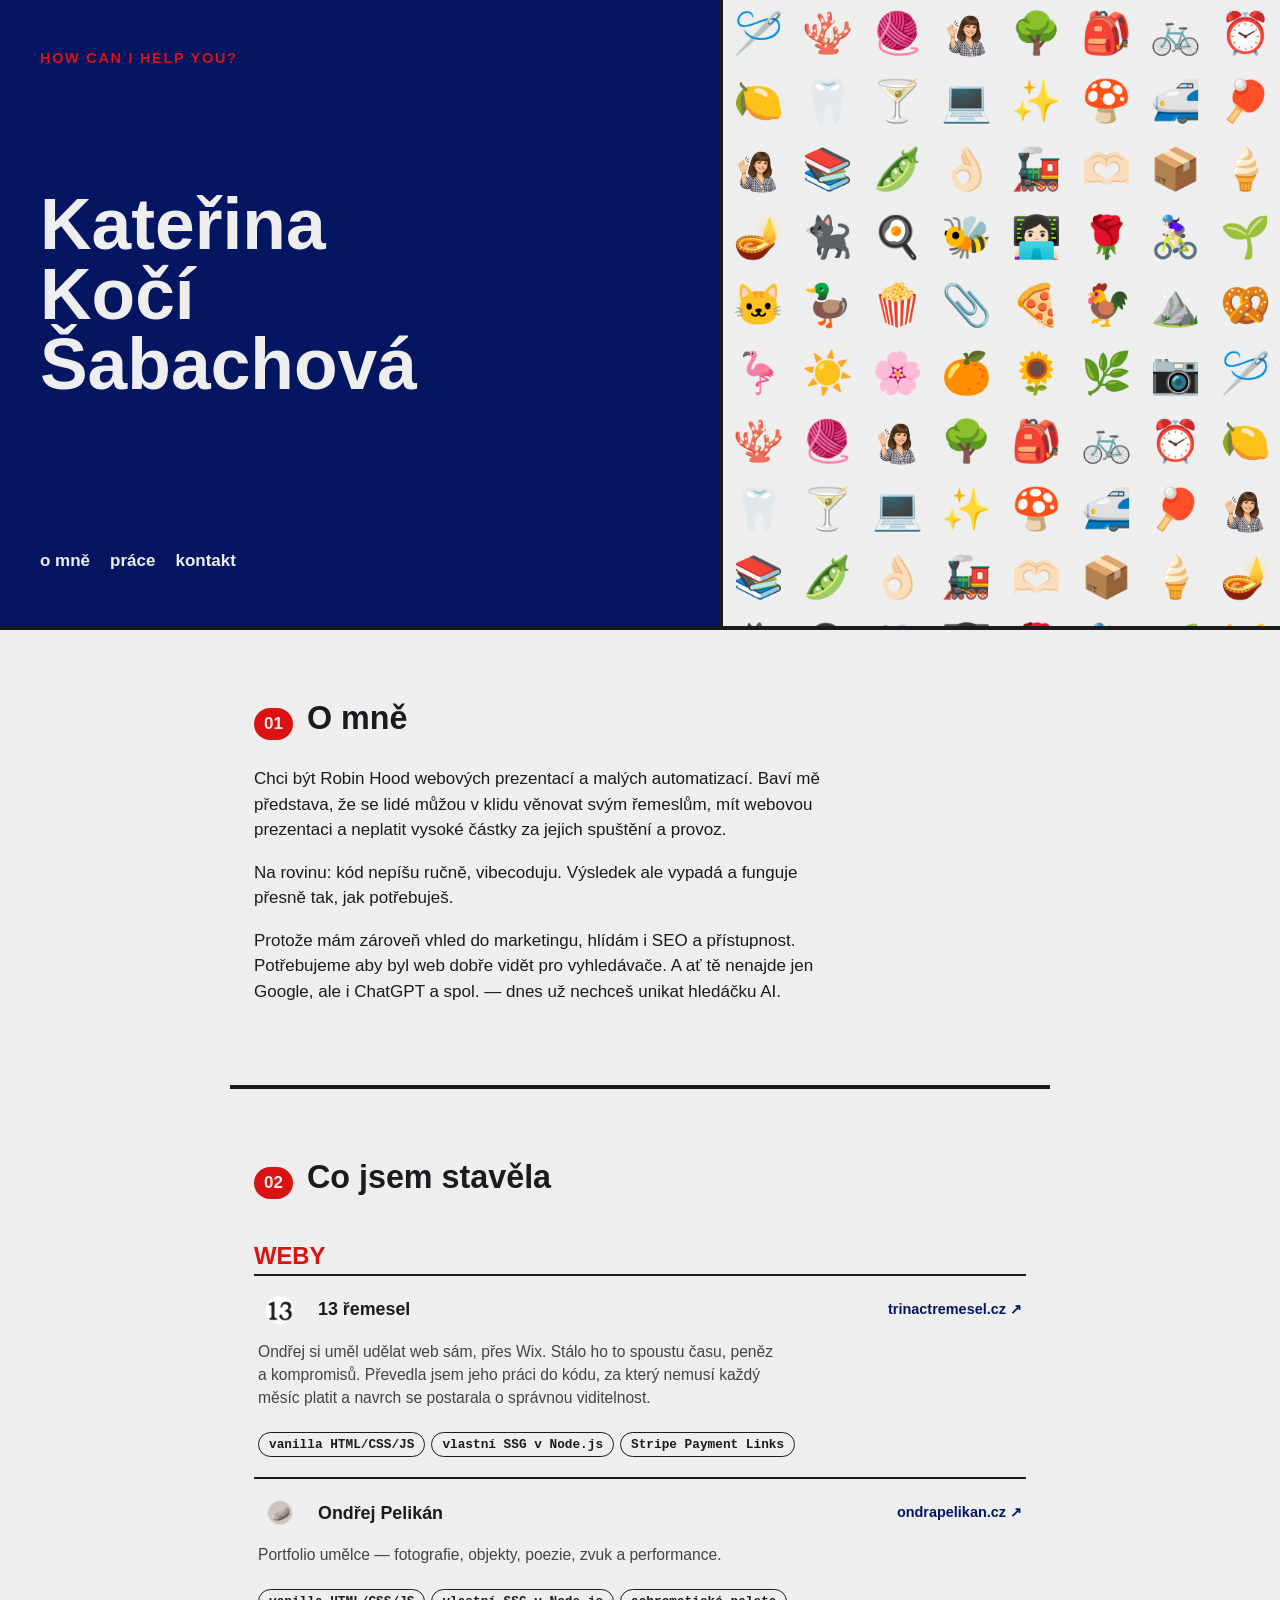
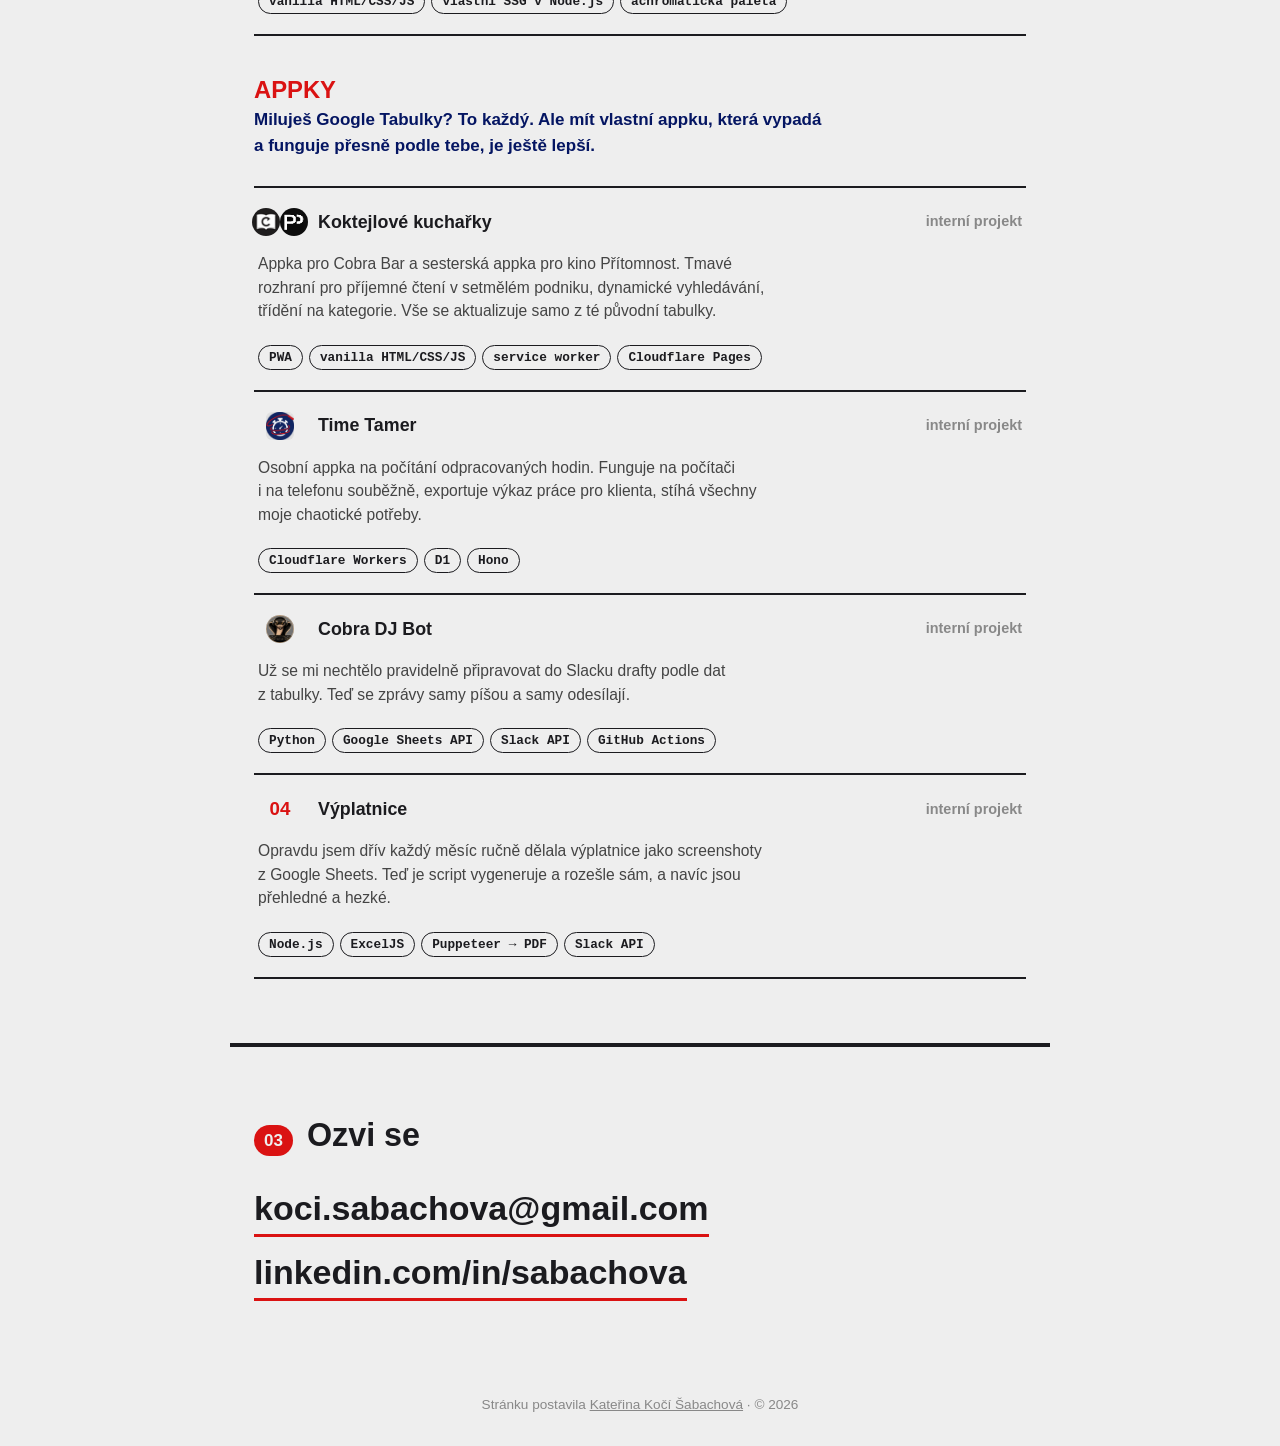
<file: index-alt.html>
<!doctype html>
<html lang="cs">
<head>
<meta charset="utf-8">
<meta name="viewport" content="width=device-width, initial-scale=1">
<title>Kateřina Kočí Šabachová — alternativní design</title>
<link rel="icon" href="kac_emoji.png" type="image/png">
<link rel="stylesheet" href="style-alt.css">
</head>
<body>

<header class="hero">
  <div class="hero-panel">
    <p class="eyebrow">HOW CAN I HELP YOU?</p>
    <h1>Kateřina<br>Kočí<br>Šabachová</h1>
    <nav class="navlinks">
      <a href="#o-mne">o mně</a>
      <a href="#prace">práce</a>
      <a href="#kontakt">kontakt</a>
    </nav>
  </div>
  <div class="hero-face">
    <div class="emoji-field" aria-hidden="true"></div>
  </div>
</header>

<main>
  <section id="o-mne" class="section">
    <h2><span class="num">01</span> O mně</h2>
    <div class="section-body">
      <p>
        Chci být Robin Hood webových prezentací a malých automatizací. Baví mě představa, že se lidé můžou v klidu věnovat svým řemeslům, mít webovou prezentaci a neplatit vysoké částky za jejich spuštění a provoz.
      </p>
      <p>
        Na rovinu: kód nepíšu ručně, vibecoduju. Výsledek ale vypadá
        a funguje přesně tak, jak potřebuješ.
      </p>
      <p>
        Protože mám zároveň vhled do marketingu, hlídám i SEO a přístupnost. Potřebujeme aby byl web dobře vidět pro vyhledávače. A ať tě nenajde jen Google, ale i ChatGPT a spol. — dnes už nechceš unikat hledáčku AI.
      </p>
    </div>
  </section>

  <section id="prace" class="section">
    <h2><span class="num">02</span> Co jsem stavěla</h2>
    <p class="rows-label">Weby</p>
    <div class="rows">
      <a class="row" href="https://trinactremesel.cz" target="_blank" rel="noopener">
        <span class="row-index"><img src="fav-13remesel.png" class="row-icon" alt="" width="28" height="28" style="border-radius:50%"></span>
        <span class="row-title">13 řemesel</span>
        <span class="row-desc">Ondřej si uměl udělat web sám, přes Wix. Stálo ho to spoustu času, peněz a kompromisů. Převedla jsem jeho práci do kódu, za který nemusí každý měsíc platit a navrch se postarala o správnou viditelnost.</span>
        <span class="row-tech"><span>vanilla HTML/CSS/JS</span><span>vlastní SSG v Node.js</span><span>Stripe Payment Links</span></span>
        <span class="row-link">trinactremesel.cz ↗</span>
      </a>
      <a class="row" href="https://ondrapelikan.cz" target="_blank" rel="noopener">
        <span class="row-index"><img src="fav-ondrapelikan.png" class="row-icon" alt="" width="34" height="34"></span>
        <span class="row-title">Ondřej Pelikán</span>
        <span class="row-desc">Portfolio umělce — fotografie, objekty, poezie, zvuk a performance.</span>
        <span class="row-tech"><span>vanilla HTML/CSS/JS</span><span>vlastní SSG v Node.js</span><span>achromatická paleta</span></span>
        <span class="row-link">ondrapelikan.cz ↗</span>
      </a>
    </div>

    <p class="rows-label">Appky</p>
    <p class="section-lead" style="color:var(--blue)">Miluješ Google Tabulky? To každý. Ale mít vlastní appku, která vypadá a funguje přesně podle tebe, je ještě lepší.</p>
    <div class="rows">
      <div class="row row-static">
        <span class="row-index"><img src="fav-kucharka.png" class="row-icon" alt="" width="28" height="28" style="border-radius:50%"><img src="fav-pritomnost.png" class="row-icon" alt="" width="28" height="28" style="border-radius:50%"></span>
        <span class="row-title">Koktejlové kuchařky</span>
        <span class="row-desc">Appka pro Cobra Bar a sesterská appka pro kino Přítomnost. Tmavé rozhraní pro příjemné čtení v setmělém podniku, dynamické vyhledávání, třídění na kategorie. Vše se aktualizuje samo z té původní tabulky.</span>
        <span class="row-tech"><span>PWA</span><span>vanilla HTML/CSS/JS</span><span>service worker</span><span>Cloudflare Pages</span></span>
        <span class="row-link row-link-muted">interní projekt</span>
      </div>
      <div class="row row-static">
        <span class="row-index"><img src="fav-timetamer.png" class="row-icon" alt="" width="34" height="34"></span>
        <span class="row-title">Time Tamer</span>
        <span class="row-desc">Osobní appka na počítání odpracovaných hodin. Funguje na počítači i na telefonu souběžně, exportuje výkaz práce pro klienta, stíhá všechny moje chaotické potřeby.</span>
        <span class="row-tech"><span>Cloudflare Workers</span><span>D1</span><span>Hono</span></span>
        <span class="row-link row-link-muted">interní projekt</span>
      </div>
      <div class="row row-static">
        <span class="row-index"><img src="fav-djbot.png" class="row-icon" alt="" width="28" height="28" style="border-radius:50%"></span>
        <span class="row-title">Cobra DJ Bot</span>
        <span class="row-desc">Už se mi nechtělo pravidelně připravovat do Slacku drafty podle dat z tabulky. Teď se zprávy samy píšou a samy odesílají.</span>
        <span class="row-tech"><span>Python</span><span>Google Sheets API</span><span>Slack API</span><span>GitHub Actions</span></span>
        <span class="row-link row-link-muted">interní projekt</span>
      </div>
      <div class="row row-static">
        <span class="row-index">04</span>
        <span class="row-title">Výplatnice</span>
        <span class="row-desc">Opravdu jsem dřív každý měsíc ručně dělala výplatnice jako screenshoty z Google Sheets. Teď je script vygeneruje a rozešle sám, a navíc jsou přehledné a hezké.</span>
        <span class="row-tech"><span>Node.js</span><span>ExcelJS</span><span>Puppeteer → PDF</span><span>Slack API</span></span>
        <span class="row-link row-link-muted">interní projekt</span>
      </div>
    </div>
  </section>

  <section id="kontakt" class="section">
    <h2><span class="num">03</span> Ozvi se</h2>
    <div class="contact-block">
      <a class="contact-big" href="mailto:koci.sabachova@gmail.com">koci.sabachova@gmail.com</a>
      <a class="contact-big" href="https://www.linkedin.com/in/sabachova" target="_blank" rel="noopener">linkedin.com/in/sabachova</a>
    </div>
  </section>
</main>

<footer class="site-footer">Stránku postavila <a href="https://www.linkedin.com/in/sabachova" target="_blank" rel="noopener">Kateřina Kočí Šabachová</a> · © 2026</footer>

<div id="confetti-layer" aria-hidden="true"></div>
<script src="script.js"></script>
</body>
</html>
</file>
<file: style-alt.css>
:root {
  --paper: #eeeeee;
  --ink: #1b1b1f;
  --blue: #041562;
  --blue-soft: #11468f;
  --red: #da1212;
  --red-soft: #da1212;
  font-size: 17px;
}

* { box-sizing: border-box; }
html { scroll-behavior: smooth; }

body {
  margin: 0;
  background: var(--paper);
  color: var(--ink);
  font-family: -apple-system, "SF Pro Rounded", "Segoe UI Rounded", "Segoe UI", ui-rounded, Roboto, Helvetica, Arial, sans-serif;
  line-height: 1.5;
}

a { color: inherit; }

/* ---------- marquee ---------- */

.marquee {
  background: var(--ink);
  color: var(--paper);
  overflow: hidden;
  white-space: nowrap;
  font-weight: 800;
  font-size: .8rem;
  letter-spacing: .08em;
  padding: 8px 0;
}

.marquee span {
  display: inline-block;
  padding-left: 100%;
  animation: scroll 18s linear infinite;
}

@keyframes scroll {
  to { transform: translateX(-100%); }
}

@media (prefers-reduced-motion: reduce) {
  .marquee span { animation: none; }
}

/* ---------- hero ---------- */

.hero {
  display: grid;
  grid-template-columns: 1.3fr 1fr;
  border-bottom: 4px solid var(--ink);
  min-height: 70vh;
}

@media (max-width: 760px) {
  .hero { grid-template-columns: 1fr; min-height: auto; }
}

.hero-panel {
  background: var(--blue);
  color: var(--paper);
  padding: 48px 40px;
  display: flex;
  flex-direction: column;
  justify-content: space-between;
  border-right: 4px solid var(--ink);
}

@media (max-width: 760px) {
  .hero-panel { border-right: none; border-bottom: 4px solid var(--ink); }
}

.eyebrow {
  text-transform: uppercase;
  letter-spacing: .12em;
  font-weight: 700;
  font-size: .85rem;
  margin: 0 0 12px;
  color: var(--red-soft);
}

.hero-panel h1 {
  font-size: clamp(2.4rem, 6vw, 4.2rem);
  font-weight: 900;
  line-height: .98;
  margin: 0 0 40px;
}

.navlinks {
  display: flex;
  gap: 20px;
  flex-wrap: wrap;
}

.navlinks a {
  text-decoration: none;
  font-weight: 700;
  border-bottom: 2px solid transparent;
  padding-bottom: 2px;
}

.navlinks a:hover { border-color: var(--red-soft); }

.hero-face {
  position: relative;
  background: var(--paper);
  display: flex;
  align-items: center;
  justify-content: center;
  overflow: hidden;
}

.emoji-field {
  position: absolute;
  inset: 0;
  display: grid;
  grid-template-columns: repeat(auto-fill, minmax(4rem, 1fr));
  align-content: flex-start;
  overflow: hidden;
  pointer-events: none;
  opacity: 1;
}

.emoji-field span {
  height: 4rem;
  font-size: 2.4rem;
  display: flex;
  align-items: center;
  justify-content: center;
}

.emoji-field .ef-kac {
  height: 2.8rem;
  width: 2.8rem;
  object-fit: contain;
  margin: auto;
  pointer-events: auto;
  cursor: pointer;
}

.avatar {
  width: 160px;
  height: 160px;
  border-radius: 50%;
  border: 4px solid var(--ink);
  background: var(--red);
  font-size: 4rem;
  display: flex;
  align-items: center;
  justify-content: center;
  cursor: pointer;
  box-shadow: 8px 8px 0 var(--ink);
  transition: transform .15s ease, box-shadow .15s ease;
}

.avatar:hover { transform: translate(-3px, -3px); box-shadow: 11px 11px 0 var(--ink); }
.avatar:active { transform: translate(2px, 2px); box-shadow: 4px 4px 0 var(--ink); }

.avatar-img {
  width: 56px;
  height: 56px;
  object-fit: contain;
}

.sticker {
  position: absolute;
  background: var(--paper);
  border: 2px solid var(--ink);
  border-radius: 999px;
  padding: 6px 14px;
  font-weight: 800;
  font-size: .8rem;
}

.sticker-1 { top: 14%; left: 8%; transform: rotate(-8deg); }
.sticker-2 { bottom: 18%; left: 12%; transform: rotate(5deg); }
.sticker-3 { top: 20%; right: 8%; transform: rotate(7deg); }

@media (max-width: 500px) {
  .sticker { display: none; }
}

/* ---------- sections ---------- */

.section {
  max-width: 820px;
  margin: 0 auto;
  padding: 64px 24px;
  border-bottom: 4px solid var(--ink);
}

.section:last-of-type { border-bottom: none; }

.section h2 {
  display: flex;
  align-items: baseline;
  gap: 14px;
  font-size: 1.9rem;
  font-weight: 900;
  margin: 0 0 24px;
}

.num {
  font-size: 1rem;
  font-weight: 800;
  color: var(--paper);
  background: var(--red);
  border-radius: 999px;
  padding: 3px 10px;
}

.section-body p { max-width: 62ch; margin: 0 0 1em; }
.section-lead { max-width: 62ch; font-weight: 600; margin: 0 0 28px; }

.rows-label {
  font-weight: 900;
  font-size: 1.4rem;
  text-transform: uppercase;
  color: var(--red);
  margin: 36px 0 0;
}

/* ---------- work rows ---------- */

.rows {
  display: flex;
  flex-direction: column;
  border-top: 2px solid var(--ink);
}

.row {
  display: grid;
  grid-template-columns: 44px 1fr auto;
  align-items: center;
  gap: 16px;
  padding: 20px 4px;
  border-bottom: 2px solid var(--ink);
  text-decoration: none;
  color: var(--ink);
  transition: background .15s ease;
}

.row:hover { background: rgba(10, 29, 122, .06); }
.row-static:hover { background: none; }
.row-static { cursor: default; }

.row-index {
  font-weight: 900;
  color: var(--red-soft);
  font-size: 1.1rem;
  display: flex;
  align-items: center;
  justify-content: center;
}


.row-title {
  font-weight: 800;
  font-size: 1.05rem;
  grid-column: 2;
  display: flex;
  align-items: center;
  gap: 8px;
}

.row-icon {
  width: 28px;
  height: 28px;
  max-width: 28px;
  max-height: 28px;
  object-fit: contain;
  border-radius: 6px;
  flex-shrink: 0;
  display: block;
}

.row-desc {
  grid-column: 1 / -1;
  font-size: .92rem;
  color: #444;
  max-width: 60ch;
}

.row-link {
  grid-column: 3;
  grid-row: 1;
  font-weight: 700;
  font-size: .85rem;
  color: var(--blue);
  white-space: nowrap;
}

.row-link-muted { color: #888; }

.row-tech {
  grid-column: 1 / -1;
  display: flex;
  flex-wrap: wrap;
  gap: 6px;
  margin-top: 6px;
}

.row-tech span {
  font-size: .75rem;
  font-weight: 700;
  font-family: ui-monospace, "SF Mono", monospace;
  background: var(--paper);
  border: 1.5px solid var(--ink);
  border-radius: 999px;
  padding: 2px 10px;
  color: var(--ink);
}

@media (max-width: 560px) {
  .row { grid-template-columns: 32px 1fr; }
  .row-link { grid-column: 2; grid-row: 2; justify-self: start; }
}

/* ---------- contact ---------- */

.contact-block {
  display: flex;
  flex-direction: column;
  gap: 10px;
}

.contact-big {
  font-size: clamp(1.3rem, 4vw, 2rem);
  font-weight: 900;
  text-decoration: none;
  color: var(--ink);
  border-bottom: 3px solid var(--red);
  width: fit-content;
  transition: color .15s ease;
}

.contact-big:hover { color: var(--red-soft); }

/* ---------- footer ---------- */

.site-footer {
  text-align: center;
  padding: 30px 24px;
  font-size: .8rem;
  color: #888;
}

/* ---------- confetti (shared with script.js) ---------- */

#confetti-layer {
  position: fixed;
  inset: 0;
  pointer-events: none;
  z-index: 999;
  overflow: hidden;
}

.confetti-piece {
  position: absolute;
  border-radius: 3px;
  animation: burst cubic-bezier(.2,.8,.4,1) forwards;
}

@keyframes burst {
  0%   { transform: translate(0, 0) rotate(0deg); opacity: 1; }
  100% { transform: translate(var(--dx), var(--dy)) rotate(540deg); opacity: 0; }
}
</file>
